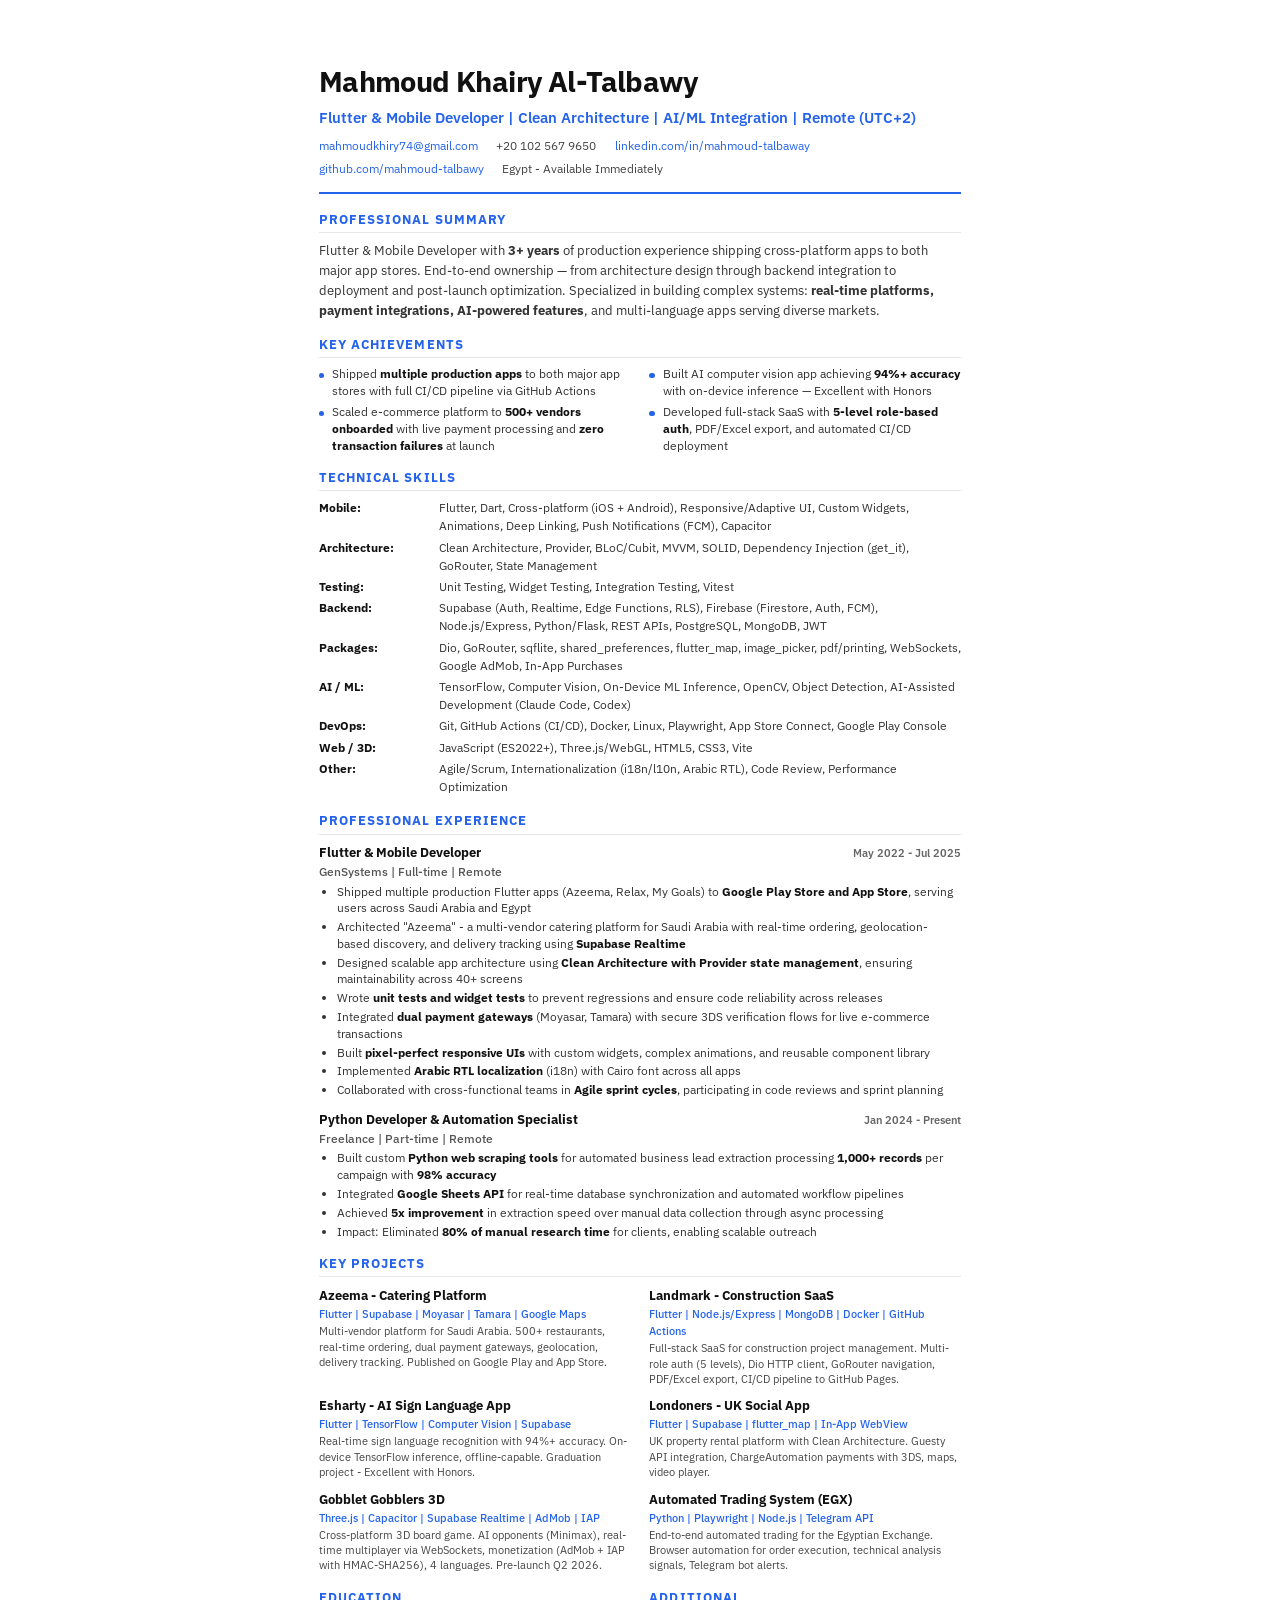
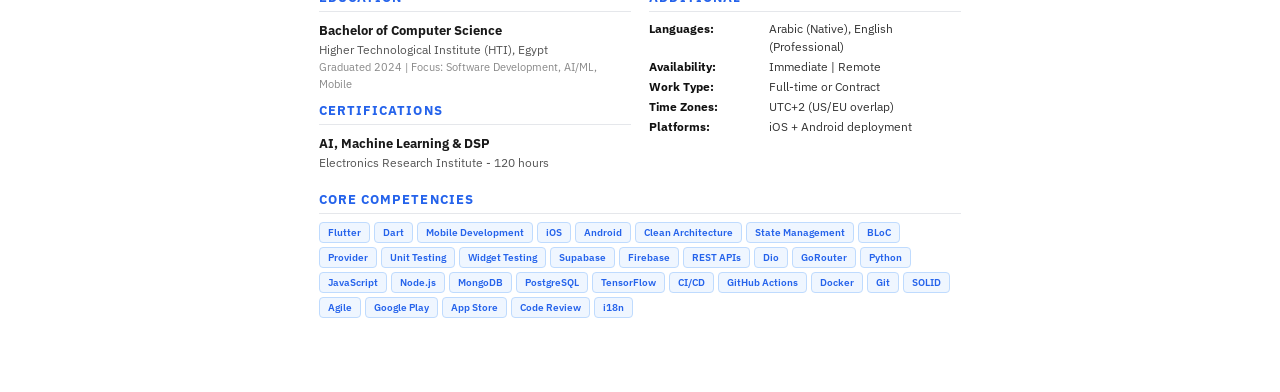
<file: cv.html>
<!DOCTYPE html>
<html lang="en">
<head>
    <meta charset="UTF-8">
    <meta name="viewport" content="width=device-width, initial-scale=1.0">
    <title>Mahmoud Al-Talbawy — CV</title>
    <style>
        @import url('https://fonts.googleapis.com/css2?family=IBM+Plex+Sans:wght@400;500;600;700&display=swap');
        * { margin: 0; padding: 0; box-sizing: border-box; }
        @page { size: A4; margin: 0; }
        body {
            font-family: 'IBM Plex Sans', 'Segoe UI', sans-serif;
            font-size: 10.5pt; line-height: 1.5; color: #1a1a1a; background: #fff;
            -webkit-print-color-adjust: exact; print-color-adjust: exact;
        }
        .page { width: 210mm; min-height: 297mm; padding: 16mm 20mm; margin: 0 auto; background: #fff; }
        .header { margin-bottom: 12pt; border-bottom: 2pt solid #2563eb; padding-bottom: 10pt; }
        .header h1 { font-size: 22pt; font-weight: 700; color: #111; letter-spacing: -0.02em; margin-bottom: 2pt; }
        .header .title { font-size: 11pt; font-weight: 600; color: #2563eb; margin-bottom: 6pt; }
        .header .contact { display: flex; flex-wrap: wrap; gap: 4pt 14pt; font-size: 9pt; color: #444; }
        .header .contact a { color: #2563eb; text-decoration: none; }
        .section { margin-bottom: 10pt; }
        .section-title {
            font-size: 10pt; font-weight: 700; text-transform: uppercase; letter-spacing: 0.08em;
            color: #2563eb; border-bottom: 1pt solid #e5e7eb; padding-bottom: 2pt; margin-bottom: 6pt;
        }
        .summary { font-size: 10pt; color: #333; line-height: 1.5; }
        .achievements { display: grid; grid-template-columns: 1fr 1fr; gap: 3pt 14pt; margin-top: 5pt; }
        .achievement { font-size: 9pt; color: #333; padding-left: 10pt; position: relative; line-height: 1.4; }
        .achievement::before { content: ''; position: absolute; left: 0; top: 5pt; width: 4pt; height: 4pt; border-radius: 50%; background: #2563eb; }
        .achievement strong { color: #111; }
        .skills-grid { display: flex; flex-wrap: wrap; gap: 1pt 0; }
        .skill-row { width: 100%; display: flex; margin-bottom: 1.5pt; }
        .skill-cat { font-weight: 700; font-size: 9pt; color: #111; min-width: 90pt; }
        .skill-val { font-size: 9pt; color: #333; }
        .exp-item { margin-bottom: 8pt; }
        .exp-header { display: flex; justify-content: space-between; align-items: baseline; }
        .exp-role { font-size: 10pt; font-weight: 700; color: #111; }
        .exp-date { font-size: 8.5pt; color: #666; font-weight: 600; white-space: nowrap; }
        .exp-company { font-size: 9pt; color: #555; font-weight: 500; margin-bottom: 2pt; }
        .exp-bullets { padding-left: 14pt; }
        .exp-bullets li { font-size: 9pt; color: #333; margin-bottom: 1.5pt; line-height: 1.4; }
        .exp-bullets li strong { color: #111; }
        .proj-grid { display: grid; grid-template-columns: 1fr 1fr; gap: 5pt 14pt; }
        .proj-item { margin-bottom: 2pt; }
        .proj-name { font-weight: 700; font-size: 9.5pt; color: #111; }
        .proj-meta { font-size: 8.5pt; color: #2563eb; font-weight: 500; }
        .proj-desc { font-size: 8.5pt; color: #444; line-height: 1.35; }
        .edu-item { margin-bottom: 4pt; }
        .edu-degree { font-weight: 700; font-size: 9.5pt; }
        .edu-school { font-size: 9pt; color: #555; }
        .edu-date { font-size: 8.5pt; color: #888; }
        .tags { display: flex; flex-wrap: wrap; gap: 3pt; margin-top: 3pt; }
        .tag {
            font-size: 7.5pt; font-weight: 600; padding: 1.5pt 6pt;
            background: #eff6ff; color: #2563eb; border-radius: 3pt; border: 0.5pt solid #bfdbfe;
        }
        .two-col { display: grid; grid-template-columns: 1fr 1fr; gap: 3pt 14pt; }
        @media print { body { background: #fff; } .page { width: 100%; padding: 14mm 16mm; } }
    </style>
</head>
<body>
    <div class="page">

        <div class="header">
            <h1>Mahmoud Khairy Al-Talbawy</h1>
            <div class="title">Flutter & Mobile Developer | Clean Architecture | AI/ML Integration | Remote (UTC+2)</div>
            <div class="contact">
                <a href="mailto:mahmoudkhiry74@gmail.com">mahmoudkhiry74@gmail.com</a>
                <span>+20 102 567 9650</span>
                <a href="https://linkedin.com/in/mahmoud-talbaway">linkedin.com/in/mahmoud-talbaway</a>
                <a href="https://github.com/mahmoud-talbawy">github.com/mahmoud-talbawy</a>
                <span>Egypt - Available Immediately</span>
            </div>
        </div>

        <!-- SUMMARY — 3 lines max -->
        <div class="section">
            <div class="section-title">Professional Summary</div>
            <p class="summary">
                Flutter & Mobile Developer with <strong>3+ years</strong> of production experience shipping cross-platform apps to both major app stores. End-to-end ownership — from architecture design through backend integration to deployment and post-launch optimization. Specialized in building complex systems: <strong>real-time platforms, payment integrations, AI-powered features</strong>, and multi-language apps serving diverse markets.
            </p>
        </div>

        <!-- KEY ACHIEVEMENTS -->
        <div class="section">
            <div class="section-title">Key Achievements</div>
            <div class="achievements">
                <div class="achievement">Shipped <strong>multiple production apps</strong> to both major app stores with full CI/CD pipeline via GitHub Actions</div>
                <div class="achievement">Built AI computer vision app achieving <strong>94%+ accuracy</strong> with on-device inference — Excellent with Honors</div>
                <div class="achievement">Scaled e-commerce platform to <strong>500+ vendors onboarded</strong> with live payment processing and <strong>zero transaction failures</strong> at launch</div>
                <div class="achievement">Developed full-stack SaaS with <strong>5-level role-based auth</strong>, PDF/Excel export, and automated CI/CD deployment</div>
            </div>
        </div>

        <!-- TECHNICAL SKILLS -->
        <div class="section">
            <div class="section-title">Technical Skills</div>
            <div class="skills-grid">
                <div class="skill-row">
                    <span class="skill-cat">Mobile:</span>
                    <span class="skill-val">Flutter, Dart, Cross-platform (iOS + Android), Responsive/Adaptive UI, Custom Widgets, Animations, Deep Linking, Push Notifications (FCM), Capacitor</span>
                </div>
                <div class="skill-row">
                    <span class="skill-cat">Architecture:</span>
                    <span class="skill-val">Clean Architecture, Provider, BLoC/Cubit, MVVM, SOLID, Dependency Injection (get_it), GoRouter, State Management</span>
                </div>
                <div class="skill-row">
                    <span class="skill-cat">Testing:</span>
                    <span class="skill-val">Unit Testing, Widget Testing, Integration Testing, Vitest</span>
                </div>
                <div class="skill-row">
                    <span class="skill-cat">Backend:</span>
                    <span class="skill-val">Supabase (Auth, Realtime, Edge Functions, RLS), Firebase (Firestore, Auth, FCM), Node.js/Express, Python/Flask, REST APIs, PostgreSQL, MongoDB, JWT</span>
                </div>
                <div class="skill-row">
                    <span class="skill-cat">Packages:</span>
                    <span class="skill-val">Dio, GoRouter, sqflite, shared_preferences, flutter_map, image_picker, pdf/printing, WebSockets, Google AdMob, In-App Purchases</span>
                </div>
                <div class="skill-row">
                    <span class="skill-cat">AI / ML:</span>
                    <span class="skill-val">TensorFlow, Computer Vision, On-Device ML Inference, OpenCV, Object Detection, AI-Assisted Development (Claude Code, Codex)</span>
                </div>
                <div class="skill-row">
                    <span class="skill-cat">DevOps:</span>
                    <span class="skill-val">Git, GitHub Actions (CI/CD), Docker, Linux, Playwright, App Store Connect, Google Play Console</span>
                </div>
                <div class="skill-row">
                    <span class="skill-cat">Web / 3D:</span>
                    <span class="skill-val">JavaScript (ES2022+), Three.js/WebGL, HTML5, CSS3, Vite</span>
                </div>
                <div class="skill-row">
                    <span class="skill-cat">Other:</span>
                    <span class="skill-val">Agile/Scrum, Internationalization (i18n/l10n, Arabic RTL), Code Review, Performance Optimization</span>
                </div>
            </div>
        </div>

        <!-- PROFESSIONAL EXPERIENCE -->
        <div class="section">
            <div class="section-title">Professional Experience</div>

            <div class="exp-item">
                <div class="exp-header">
                    <span class="exp-role">Flutter & Mobile Developer</span>
                    <span class="exp-date">May 2022 - Jul 2025</span>
                </div>
                <div class="exp-company">GenSystems | Full-time | Remote</div>
                <ul class="exp-bullets">
                    <li>Shipped multiple production Flutter apps (Azeema, Relax, My Goals) to <strong>Google Play Store and App Store</strong>, serving users across Saudi Arabia and Egypt</li>
                    <li>Architected "Azeema" - a multi-vendor catering platform for Saudi Arabia with real-time ordering, geolocation-based discovery, and delivery tracking using <strong>Supabase Realtime</strong></li>
                    <li>Designed scalable app architecture using <strong>Clean Architecture with Provider state management</strong>, ensuring maintainability across 40+ screens</li>
                    <li>Wrote <strong>unit tests and widget tests</strong> to prevent regressions and ensure code reliability across releases</li>
                    <li>Integrated <strong>dual payment gateways</strong> (Moyasar, Tamara) with secure 3DS verification flows for live e-commerce transactions</li>
                    <li>Built <strong>pixel-perfect responsive UIs</strong> with custom widgets, complex animations, and reusable component library</li>
                    <li>Implemented <strong>Arabic RTL localization</strong> (i18n) with Cairo font across all apps</li>
                    <li>Collaborated with cross-functional teams in <strong>Agile sprint cycles</strong>, participating in code reviews and sprint planning</li>
                </ul>
            </div>

            <div class="exp-item">
                <div class="exp-header">
                    <span class="exp-role">Python Developer & Automation Specialist</span>
                    <span class="exp-date">Jan 2024 - Present</span>
                </div>
                <div class="exp-company">Freelance | Part-time | Remote</div>
                <ul class="exp-bullets">
                    <li>Built custom <strong>Python web scraping tools</strong> for automated business lead extraction processing <strong>1,000+ records</strong> per campaign with <strong>98% accuracy</strong></li>
                    <li>Integrated <strong>Google Sheets API</strong> for real-time database synchronization and automated workflow pipelines</li>
                    <li>Achieved <strong>5x improvement</strong> in extraction speed over manual data collection through async processing</li>
                    <li>Impact: Eliminated <strong>80% of manual research time</strong> for clients, enabling scalable outreach</li>
                </ul>
            </div>
        </div>

        <!-- KEY PROJECTS -->
        <div class="section">
            <div class="section-title">Key Projects</div>
            <div class="proj-grid">
                <div class="proj-item">
                    <span class="proj-name">Azeema - Catering Platform</span>
                    <div class="proj-meta">Flutter | Supabase | Moyasar | Tamara | Google Maps</div>
                    <div class="proj-desc">Multi-vendor platform for Saudi Arabia. 500+ restaurants, real-time ordering, dual payment gateways, geolocation, delivery tracking. Published on Google Play and App Store.</div>
                </div>
                <div class="proj-item">
                    <span class="proj-name">Landmark - Construction SaaS</span>
                    <div class="proj-meta">Flutter | Node.js/Express | MongoDB | Docker | GitHub Actions</div>
                    <div class="proj-desc">Full-stack SaaS for construction project management. Multi-role auth (5 levels), Dio HTTP client, GoRouter navigation, PDF/Excel export, CI/CD pipeline to GitHub Pages.</div>
                </div>
                <div class="proj-item">
                    <span class="proj-name">Esharty - AI Sign Language App</span>
                    <div class="proj-meta">Flutter | TensorFlow | Computer Vision | Supabase</div>
                    <div class="proj-desc">Real-time sign language recognition with 94%+ accuracy. On-device TensorFlow inference, offline-capable. Graduation project - Excellent with Honors.</div>
                </div>
                <div class="proj-item">
                    <span class="proj-name">Londoners - UK Social App</span>
                    <div class="proj-meta">Flutter | Supabase | flutter_map | In-App WebView</div>
                    <div class="proj-desc">UK property rental platform with Clean Architecture. Guesty API integration, ChargeAutomation payments with 3DS, maps, video player.</div>
                </div>
                <div class="proj-item">
                    <span class="proj-name">Gobblet Gobblers 3D</span>
                    <div class="proj-meta">Three.js | Capacitor | Supabase Realtime | AdMob | IAP</div>
                    <div class="proj-desc">Cross-platform 3D board game. AI opponents (Minimax), real-time multiplayer via WebSockets, monetization (AdMob + IAP with HMAC-SHA256), 4 languages. Pre-launch Q2 2026.</div>
                </div>
                <div class="proj-item">
                    <span class="proj-name">Automated Trading System (EGX)</span>
                    <div class="proj-meta">Python | Playwright | Node.js | Telegram API</div>
                    <div class="proj-desc">End-to-end automated trading for the Egyptian Exchange. Browser automation for order execution, technical analysis signals, Telegram bot alerts.</div>
                </div>
            </div>
        </div>

        <!-- EDUCATION + CERTS + ADDITIONAL -->
        <div class="section">
            <div class="two-col">
                <div>
                    <div class="section-title">Education</div>
                    <div class="edu-item">
                        <span class="edu-degree">Bachelor of Computer Science</span>
                        <div class="edu-school">Higher Technological Institute (HTI), Egypt</div>
                        <div class="edu-date">Graduated 2024 | Focus: Software Development, AI/ML, Mobile</div>
                    </div>
                    <div style="margin-top:6pt;">
                        <div class="section-title">Certifications</div>
                        <div class="edu-item">
                            <span class="edu-degree">AI, Machine Learning & DSP</span>
                            <div class="edu-school">Electronics Research Institute - 120 hours</div>
                        </div>
                    </div>
                </div>
                <div>
                    <div class="section-title">Additional</div>
                    <div class="skill-row"><span class="skill-cat">Languages:</span><span class="skill-val">Arabic (Native), English (Professional)</span></div>
                    <div class="skill-row"><span class="skill-cat">Availability:</span><span class="skill-val">Immediate | Remote</span></div>
                    <div class="skill-row"><span class="skill-cat">Work Type:</span><span class="skill-val">Full-time or Contract</span></div>
                    <div class="skill-row"><span class="skill-cat">Time Zones:</span><span class="skill-val">UTC+2 (US/EU overlap)</span></div>
                    <div class="skill-row"><span class="skill-cat">Platforms:</span><span class="skill-val">iOS + Android deployment</span></div>
                </div>
            </div>
        </div>

        <!-- ATS TAGS -->
        <div class="section">
            <div class="section-title">Core Competencies</div>
            <div class="tags">
                <span class="tag">Flutter</span>
                <span class="tag">Dart</span>
                <span class="tag">Mobile Development</span>
                <span class="tag">iOS</span>
                <span class="tag">Android</span>
                <span class="tag">Clean Architecture</span>
                <span class="tag">State Management</span>
                <span class="tag">BLoC</span>
                <span class="tag">Provider</span>
                <span class="tag">Unit Testing</span>
                <span class="tag">Widget Testing</span>
                <span class="tag">Supabase</span>
                <span class="tag">Firebase</span>
                <span class="tag">REST APIs</span>
                <span class="tag">Dio</span>
                <span class="tag">GoRouter</span>
                <span class="tag">Python</span>
                <span class="tag">JavaScript</span>
                <span class="tag">Node.js</span>
                <span class="tag">MongoDB</span>
                <span class="tag">PostgreSQL</span>
                <span class="tag">TensorFlow</span>
                <span class="tag">CI/CD</span>
                <span class="tag">GitHub Actions</span>
                <span class="tag">Docker</span>
                <span class="tag">Git</span>
                <span class="tag">SOLID</span>
                <span class="tag">Agile</span>
                <span class="tag">Google Play</span>
                <span class="tag">App Store</span>
                <span class="tag">Code Review</span>
                <span class="tag">i18n</span>
            </div>
        </div>

    </div>
</body>
</html>
</file>
